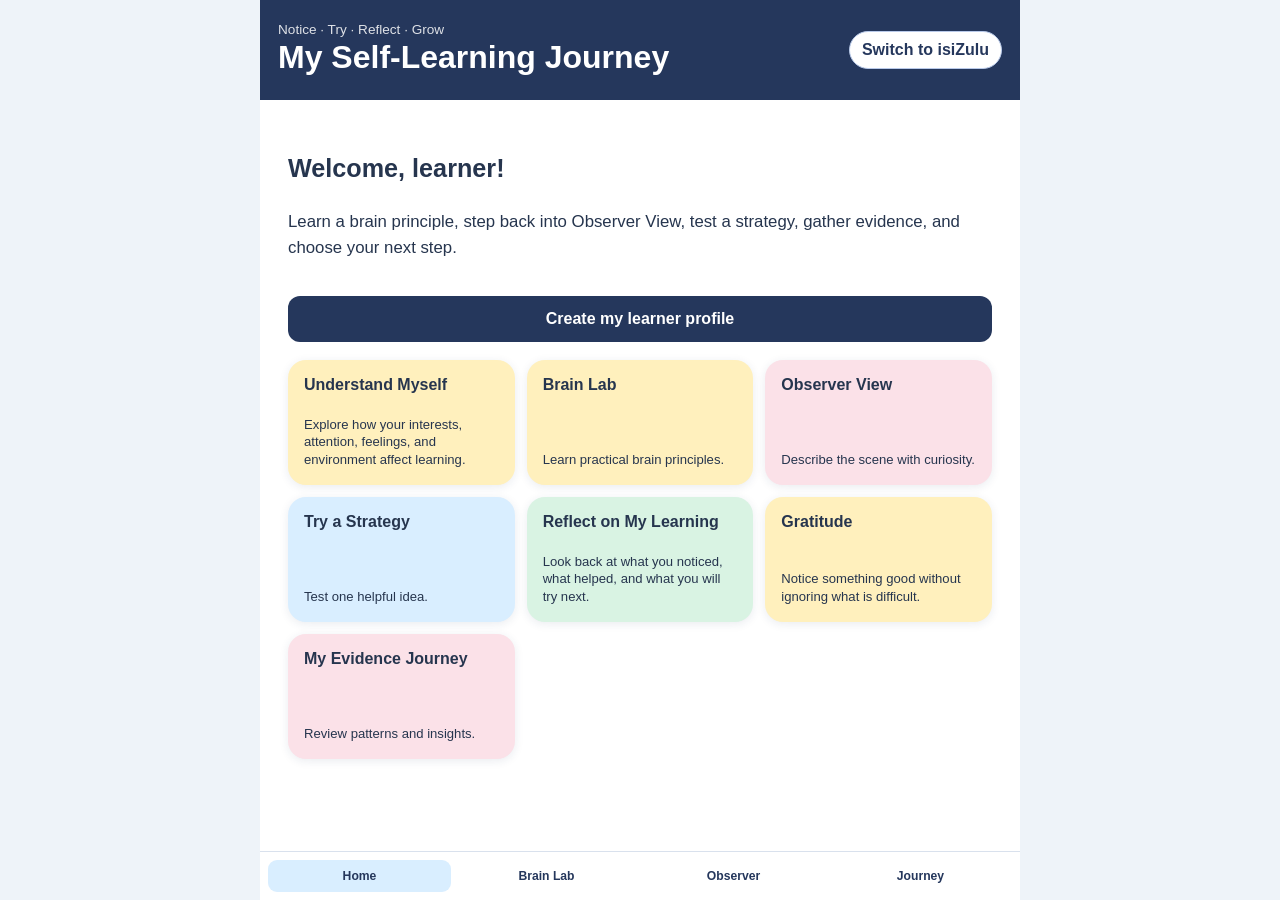
<file: mobile-app/index.html>
<!doctype html>
<html lang="en">
<head>
  <meta charset="UTF-8">
  <meta name="viewport" content="width=device-width, initial-scale=1.0">
  <meta name="theme-color" content="#25375c">
  <link rel="manifest" href="manifest.webmanifest">
  <link rel="stylesheet" href="styles.css">
  <title>Self-Learning Journey</title>
</head>
<body>
  <main class="app-shell">
    <header class="app-header">
      <div>
        <p class="eyebrow" id="subtitle">Notice · Try · Reflect · Grow</p>
        <h1 id="app-title">My Self-Learning Journey</h1>
      </div>
      <button class="language-button" id="language-toggle" type="button">isiZulu</button>
    </header>

    <section id="content" class="content" aria-live="polite"></section>

    <nav class="bottom-nav" aria-label="Main navigation">
      <button data-page="home" type="button">Home</button>
      <button data-page="brain" type="button">Brain Lab</button>
      <button data-page="observe" type="button">Observer</button>
      <button data-page="growth" type="button">Journey</button>
    </nav>
  </main>
  <script src="config.js"></script>
  <script src="principles.js"></script>
  <script src="localization.js"></script>
  <script src="app.js"></script>
</body>
</html>
</file>
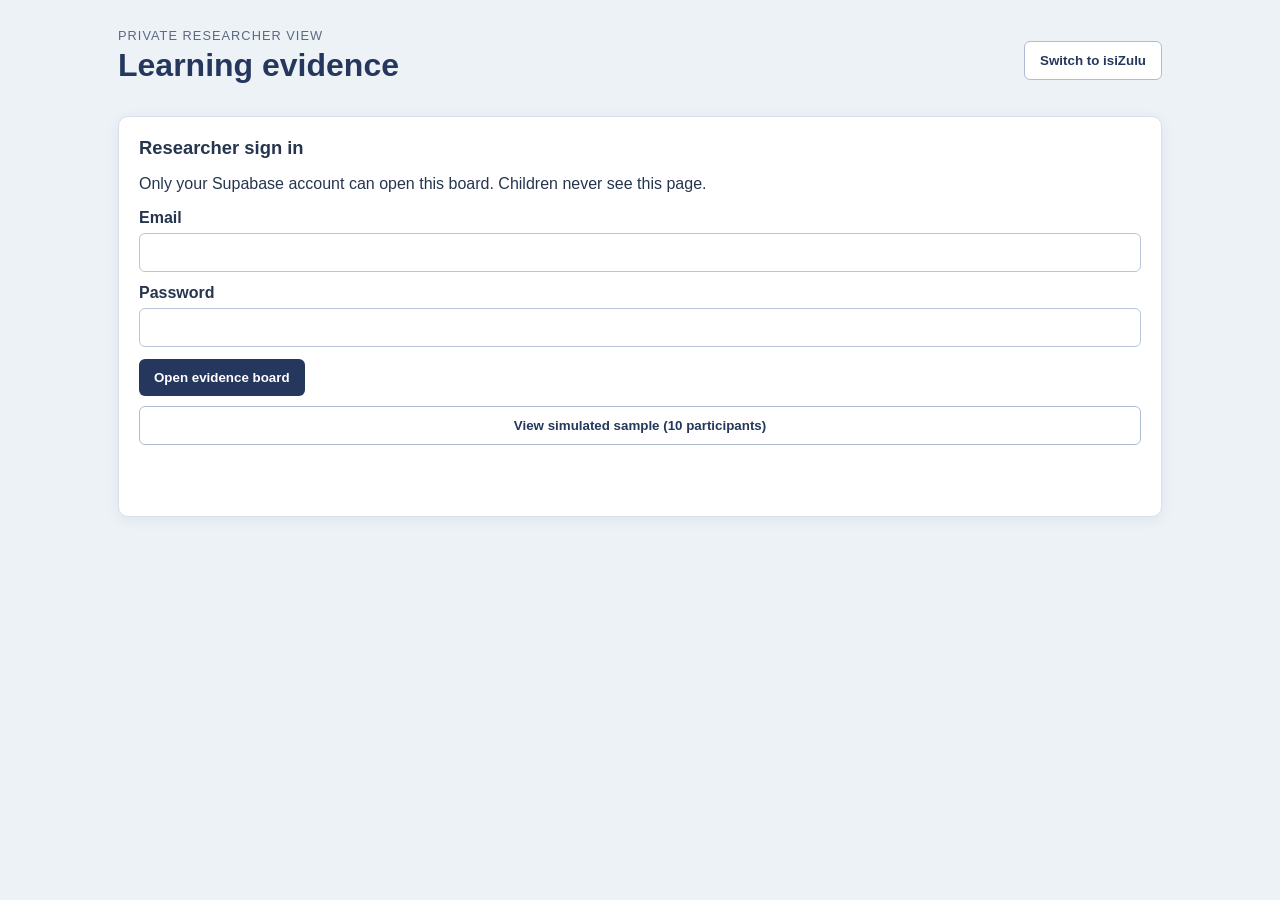
<file: mobile-app/researcher.html>
<!doctype html>
<html lang="en">
<head>
  <meta charset="UTF-8">
  <meta name="viewport" content="width=device-width, initial-scale=1.0">
  <title>Research Evidence Board</title>
  <link rel="stylesheet" href="researcher.css">
</head>
<body>
  <main class="board">
    <header>
      <div><p class="eyebrow">Private researcher view</p><h1>Learning evidence</h1></div>
      <div class="header-actions"><button id="language-toggle" class="secondary" type="button">Shintshela esiZulwini</button><button id="sign-out" class="secondary hidden" type="button">Sign out</button></div>
    </header>
    <section id="login" class="panel">
      <h2>Researcher sign in</h2>
      <p>Only your Supabase account can open this board. Children never see this page.</p>
      <form id="login-form"><label>Email<input name="email" type="email" autocomplete="username" required></label><label>Password<input name="password" type="password" autocomplete="current-password" required></label><button class="primary">Open evidence board</button></form>
      <button id="show-demo" class="secondary" type="button">View simulated sample (10 participants)</button>
      <p id="login-error" class="error" role="alert"></p>
    </section>
    <section id="dashboard" class="hidden">
      <div id="demo-banner" class="demo-banner hidden" role="status">SIMULATED DEMONSTRATION DATA — NOT REAL PARTICIPANT RESULTS. Each participant's total learning-behaviour score and confidence increase by less than 50% from their own starting score.</div>
      <button id="exit-demo" class="secondary hidden" type="button">Back to researcher sign in</button>
      <div id="stats" class="stats"></div>
      <section class="panel"><h2>Before and after averages</h2><p class="legend"><span class="before"></span> Before <span class="after"></span> After</p><div id="charts"></div></section>
      <section class="panel"><div class="panel-heading"><h2>Anonymous participants</h2><button id="download-csv" class="secondary" type="button">Download CSV</button></div><div class="table-wrap"><table><thead><tr><th>Participant ID</th><th>Before total</th><th>After total</th><th>Before confidence</th><th>After confidence</th><th>Experiments</th><th>Reflections</th></tr></thead><tbody id="participants"></tbody></table></div></section>
      <p id="board-error" class="error" role="alert"></p>
    </section>
  </main>
  <script src="config.js"></script>
  <script src="researcher.js"></script>
</body>
</html>
</file>
<file: mobile-app/styles.css>
:root {
  --navy: #25375c;
  --blue: #d9eeff;
  --green: #d9f3e3;
  --yellow: #fff0bd;
  --pink: #fbe1e8;
  --ink: #26354e;
  --muted: #5c6980;
  --white: #fff;
  font-family: Arial, Helvetica, sans-serif;
}

* { box-sizing: border-box; }
body { margin: 0; background: #eef3f9; color: var(--ink); }
button, input, textarea, select { font: inherit; }
button { cursor: pointer; }
.app-shell { min-height: 100vh; max-width: 760px; margin: auto; background: var(--white); padding-bottom: 84px; }
.app-header { background: var(--navy); color: white; padding: 22px 18px; display: flex; justify-content: space-between; gap: 12px; align-items: center; }
h1 { font-size: clamp(1.35rem, 5vw, 2rem); margin: 2px 0; }
.eyebrow { margin: 0; opacity: .85; font-size: .85rem; }
.language-button { border: 1px solid #b9caea; color: var(--navy); background: white; border-radius: 999px; padding: 9px 12px; font-weight: bold; }
.content { padding: 18px; }
.welcome { font-size: 1.05rem; line-height: 1.55; }
.grid { display: grid; grid-template-columns: repeat(2, minmax(0, 1fr)); gap: 12px; margin-top: 18px; }
.card, .panel { border: 0; border-radius: 18px; padding: 16px; color: var(--ink); text-align: left; box-shadow: 0 2px 10px #24375c18; }
.card { min-height: 125px; display: flex; flex-direction: column; justify-content: space-between; font-weight: bold; font-size: 1rem; }
.card span { font-size: .82rem; font-weight: normal; line-height: 1.35; }
.blue { background: var(--blue); } .green { background: var(--green); } .yellow { background: var(--yellow); } .pink { background: var(--pink); }
.panel { background: #f7f9fc; margin: 12px 0; line-height: 1.55; }
.panel h2 { margin-top: 0; font-size: 1.35rem; }
.topic-button { width: 100%; margin: 8px 0; border: 0; border-radius: 12px; padding: 13px; background: var(--blue); color: var(--ink); text-align: left; font-weight: bold; }
.back { background: transparent; border: 0; color: var(--navy); font-weight: bold; padding: 0 0 14px; }
label { display: block; margin: 15px 0 6px; font-weight: bold; line-height: 1.35; }
input, textarea, select { width: 100%; border: 1px solid #b9c6d9; border-radius: 10px; padding: 12px; background: white; }
textarea { min-height: 85px; resize: vertical; }
.primary { width: 100%; background: var(--navy); color: white; border: 0; border-radius: 12px; padding: 14px; margin-top: 18px; font-weight: bold; }
.secondary { width: 100%; background: white; color: var(--navy); border: 1px solid #aebdd4; border-radius: 12px; padding: 12px; margin-top: 10px; font-weight: bold; }
.speech-controls { display: flex; flex-wrap: wrap; gap: 8px; margin: 10px 0 4px; }
.speech-controls .secondary { width: auto; min-width: 76px; margin: 0; }
.speech-status { min-height: 1.4em; margin: 4px 0 12px; color: var(--muted); font-size: .9rem; }
.notice { background: var(--yellow); border-radius: 12px; padding: 12px; line-height: 1.45; }
.stat { display: flex; justify-content: space-between; border-bottom: 1px solid #dce3ee; padding: 9px 0; }
.chart-row { margin: 14px 0; }
.chart-row > span { display: block; font-weight: bold; margin-bottom: 5px; }
.bars { height: 14px; background: #e6ebf3; border-radius: 7px; overflow: hidden; position: relative; }
.bars i, .bars b { display: block; height: 50%; position: absolute; left: 0; }
.bars i { top: 0; background: var(--navy); }
.bars b { bottom: 0; background: #72b4a0; }
.chart-row small { color: var(--muted); }
.entry { border-left: 4px solid #7aafdd; padding: 10px 12px; margin: 10px 0; background: #f7faff; white-space: pre-line; border-radius: 0 10px 10px 0; }
.bottom-nav { position: fixed; bottom: 0; left: 50%; transform: translateX(-50%); max-width: 760px; width: 100%; background: white; border-top: 1px solid #d9e1ed; display: grid; grid-template-columns: repeat(4, 1fr); padding: 8px; gap: 4px; }
.bottom-nav button { background: white; border: 0; color: var(--navy); padding: 9px 3px; font-size: .76rem; font-weight: bold; }
.bottom-nav button.active { background: var(--blue); border-radius: 9px; }
.hidden { display: none; }
@media (min-width: 650px) { .content { padding: 28px; } .grid { grid-template-columns: repeat(3, minmax(0, 1fr)); } }
</file>
<file: mobile-app/researcher.css>
:root { font-family: Arial, Helvetica, sans-serif; color: #26354e; background: #edf2f7; }
* { box-sizing: border-box; }
body { margin: 0; }
.board { max-width: 1080px; margin: auto; padding: 28px 18px 60px; }
header { display: flex; align-items: center; justify-content: space-between; gap: 18px; margin-bottom: 24px; }
.header-actions { display: flex; align-items: center; gap: 8px; }
h1, h2 { margin: 0 0 8px; } h1 { color: #25375c; } h2 { font-size: 1.15rem; }
.eyebrow { margin: 0 0 4px; color: #5c6980; font-size: .8rem; text-transform: uppercase; letter-spacing: .08em; }
.panel { background: white; border: 1px solid #d7e0eb; border-radius: 10px; padding: 20px; margin-bottom: 18px; box-shadow: 0 3px 14px #24375c12; }
.demo-banner { background: #fff0bd; border: 2px solid #9a6d00; color: #503800; border-radius: 8px; padding: 14px 16px; margin-bottom: 14px; font-weight: bold; line-height: 1.45; }
.hidden { display: none !important; }
label { display: block; font-weight: bold; margin: 12px 0; } input { display: block; width: 100%; padding: 11px; margin-top: 6px; border: 1px solid #b9c6d9; border-radius: 6px; }
form + #show-demo { width: 100%; margin-top: 10px; }
button { cursor: pointer; border-radius: 6px; padding: 11px 15px; font-weight: bold; border: 1px solid #aebdd4; } .primary { color: white; background: #25375c; border: 0; } .secondary { color: #25375c; background: white; }
.error { color: #a32929; min-height: 1.2em; } .stats { display: grid; grid-template-columns: repeat(3, 1fr); gap: 12px; margin-bottom: 18px; } .stat { background: #fff8df; padding: 16px; border-radius: 8px; display: flex; justify-content: space-between; gap: 12px; }
.legend { color: #5c6980; } .legend span { display: inline-block; width: 12px; height: 12px; margin: 0 4px 0 12px; border-radius: 2px; } .legend .before { background: #25375c; } .legend .after { background: #72b4a0; }
.chart-row { margin: 18px 0; } .chart-row strong { display: block; margin-bottom: 6px; } .bars { height: 18px; background: #e6ebf3; border-radius: 9px; overflow: hidden; position: relative; } .bars i, .bars b { display: block; height: 50%; position: absolute; left: 0; } .bars i { top: 0; background: #25375c; } .bars b { bottom: 0; background: #72b4a0; } .chart-row small { color: #5c6980; }
.panel-heading { display: flex; align-items: center; justify-content: space-between; gap: 12px; } .table-wrap { overflow-x: auto; } table { width: 100%; border-collapse: collapse; min-width: 760px; } th, td { text-align: left; padding: 10px; border-bottom: 1px solid #dce3ee; } th { color: #5c6980; font-size: .85rem; }
@media (max-width: 650px) { .stats { grid-template-columns: 1fr; } .panel-heading { align-items: flex-start; flex-direction: column; } }
</file>
